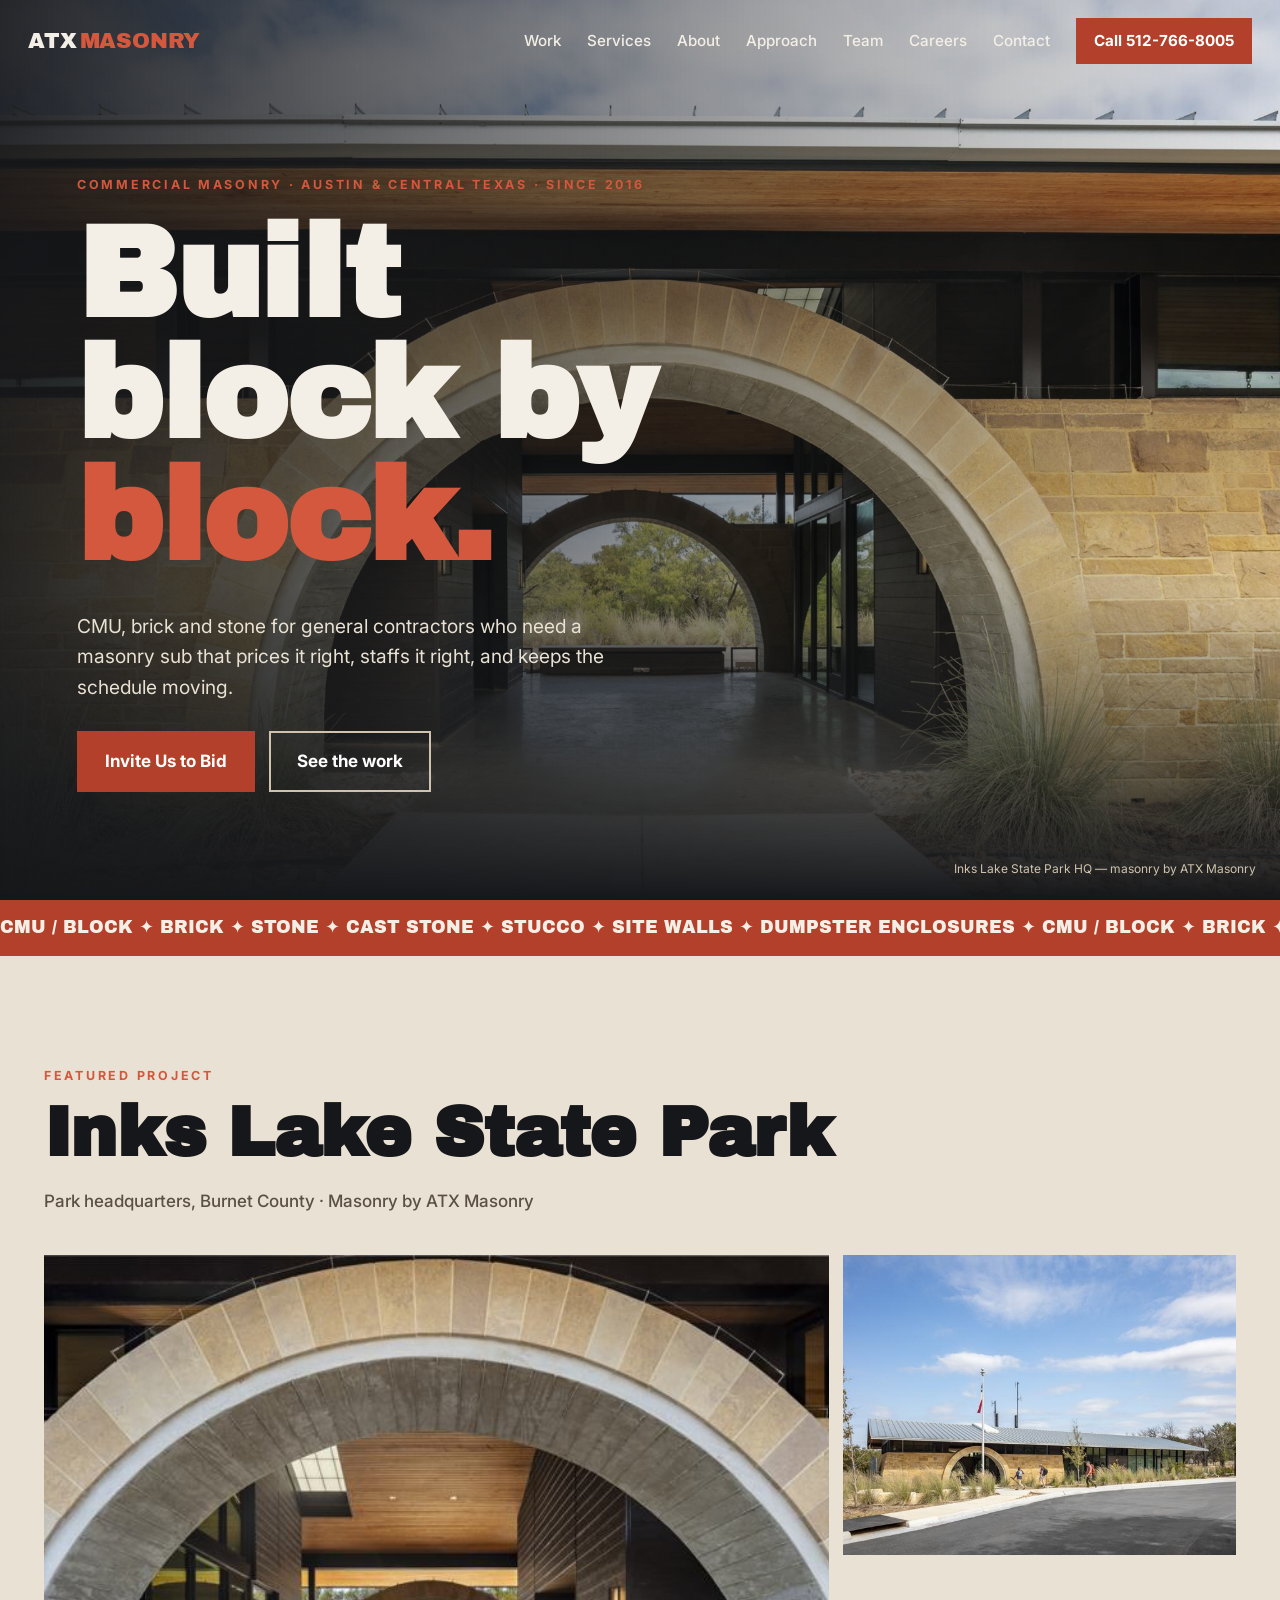
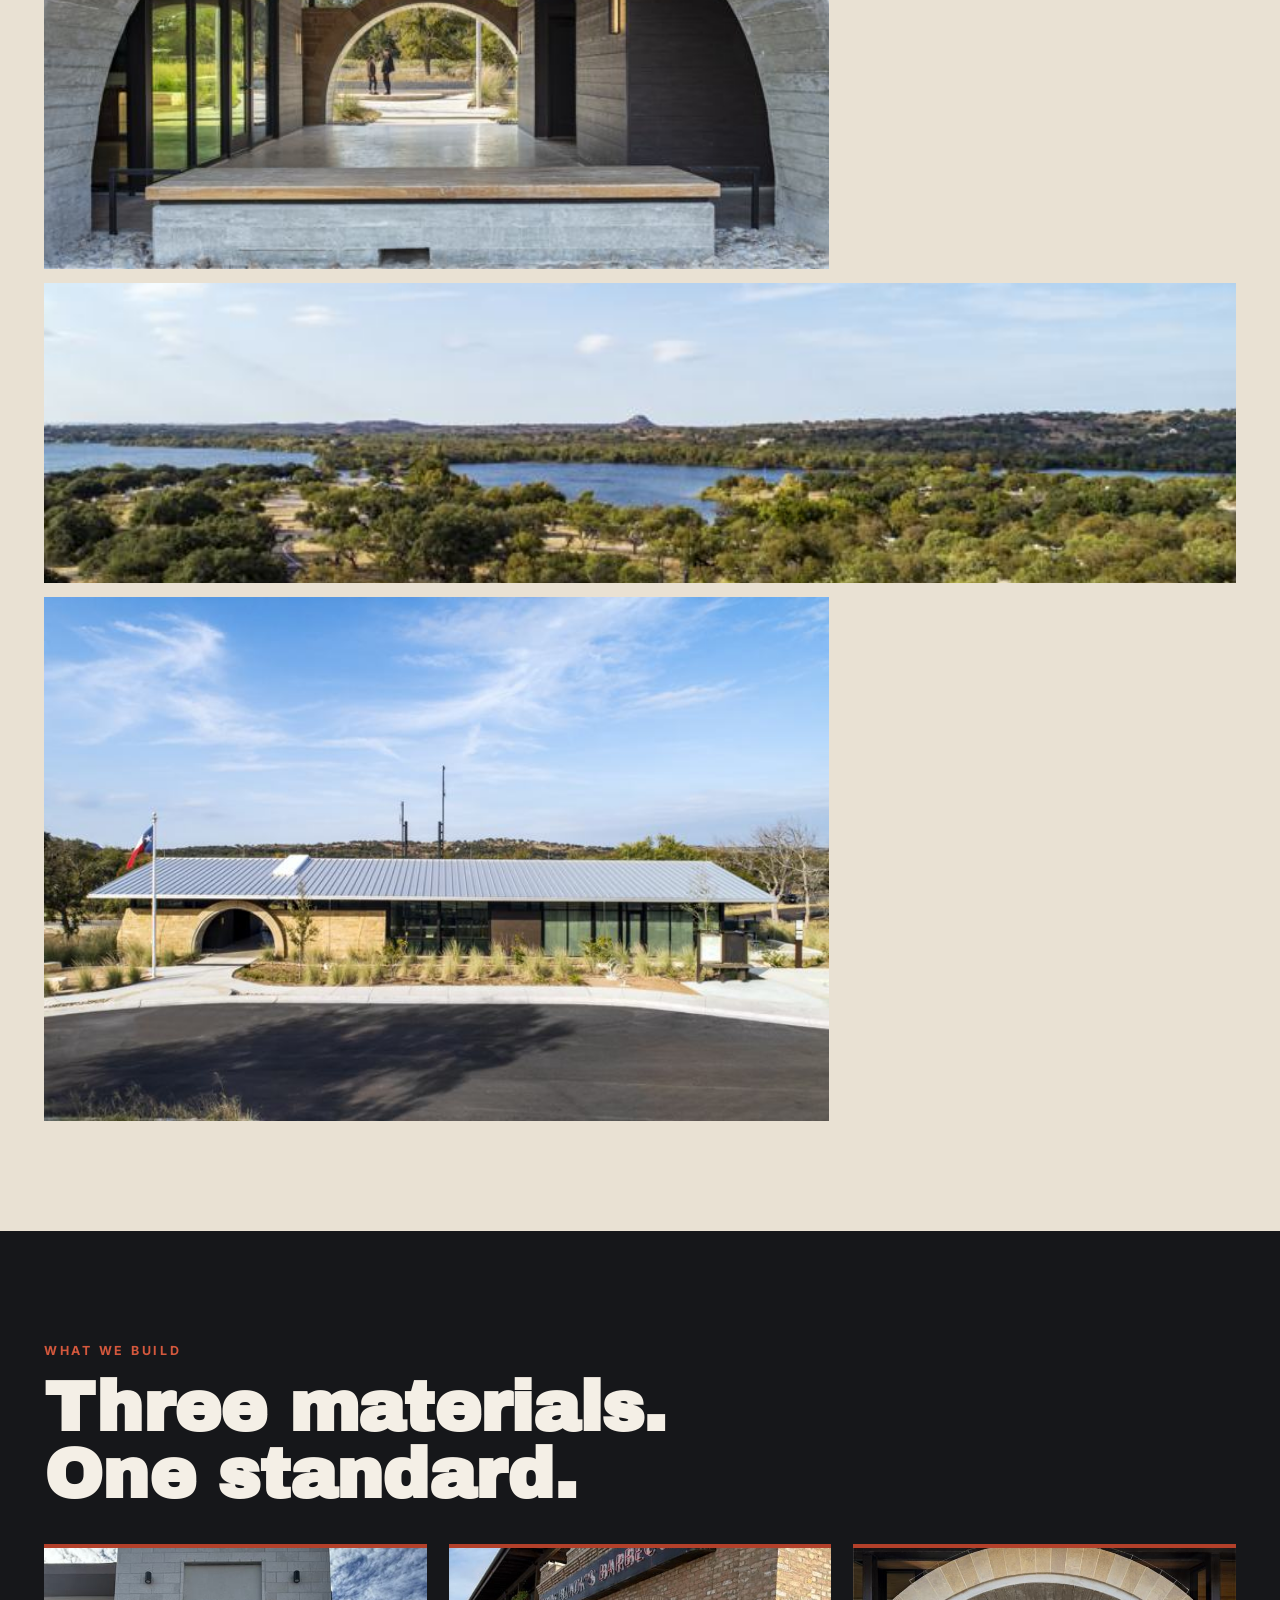
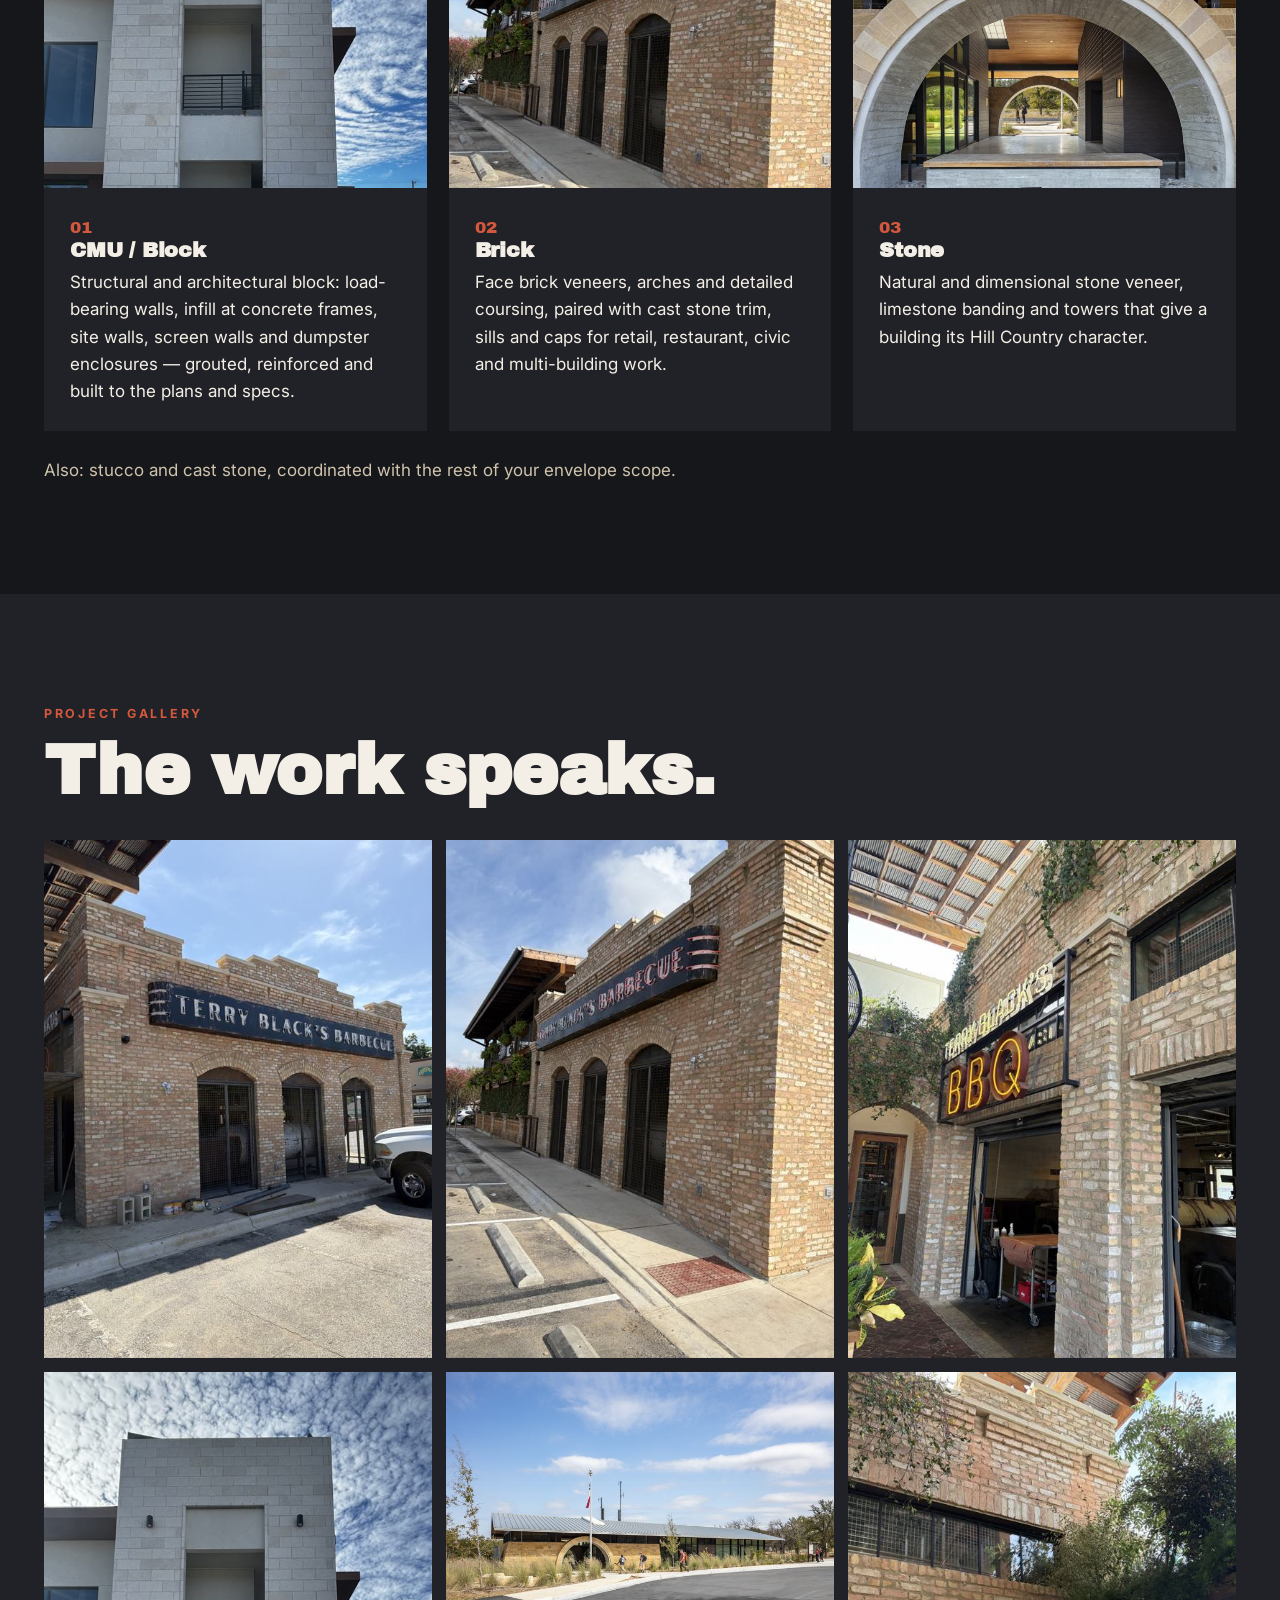
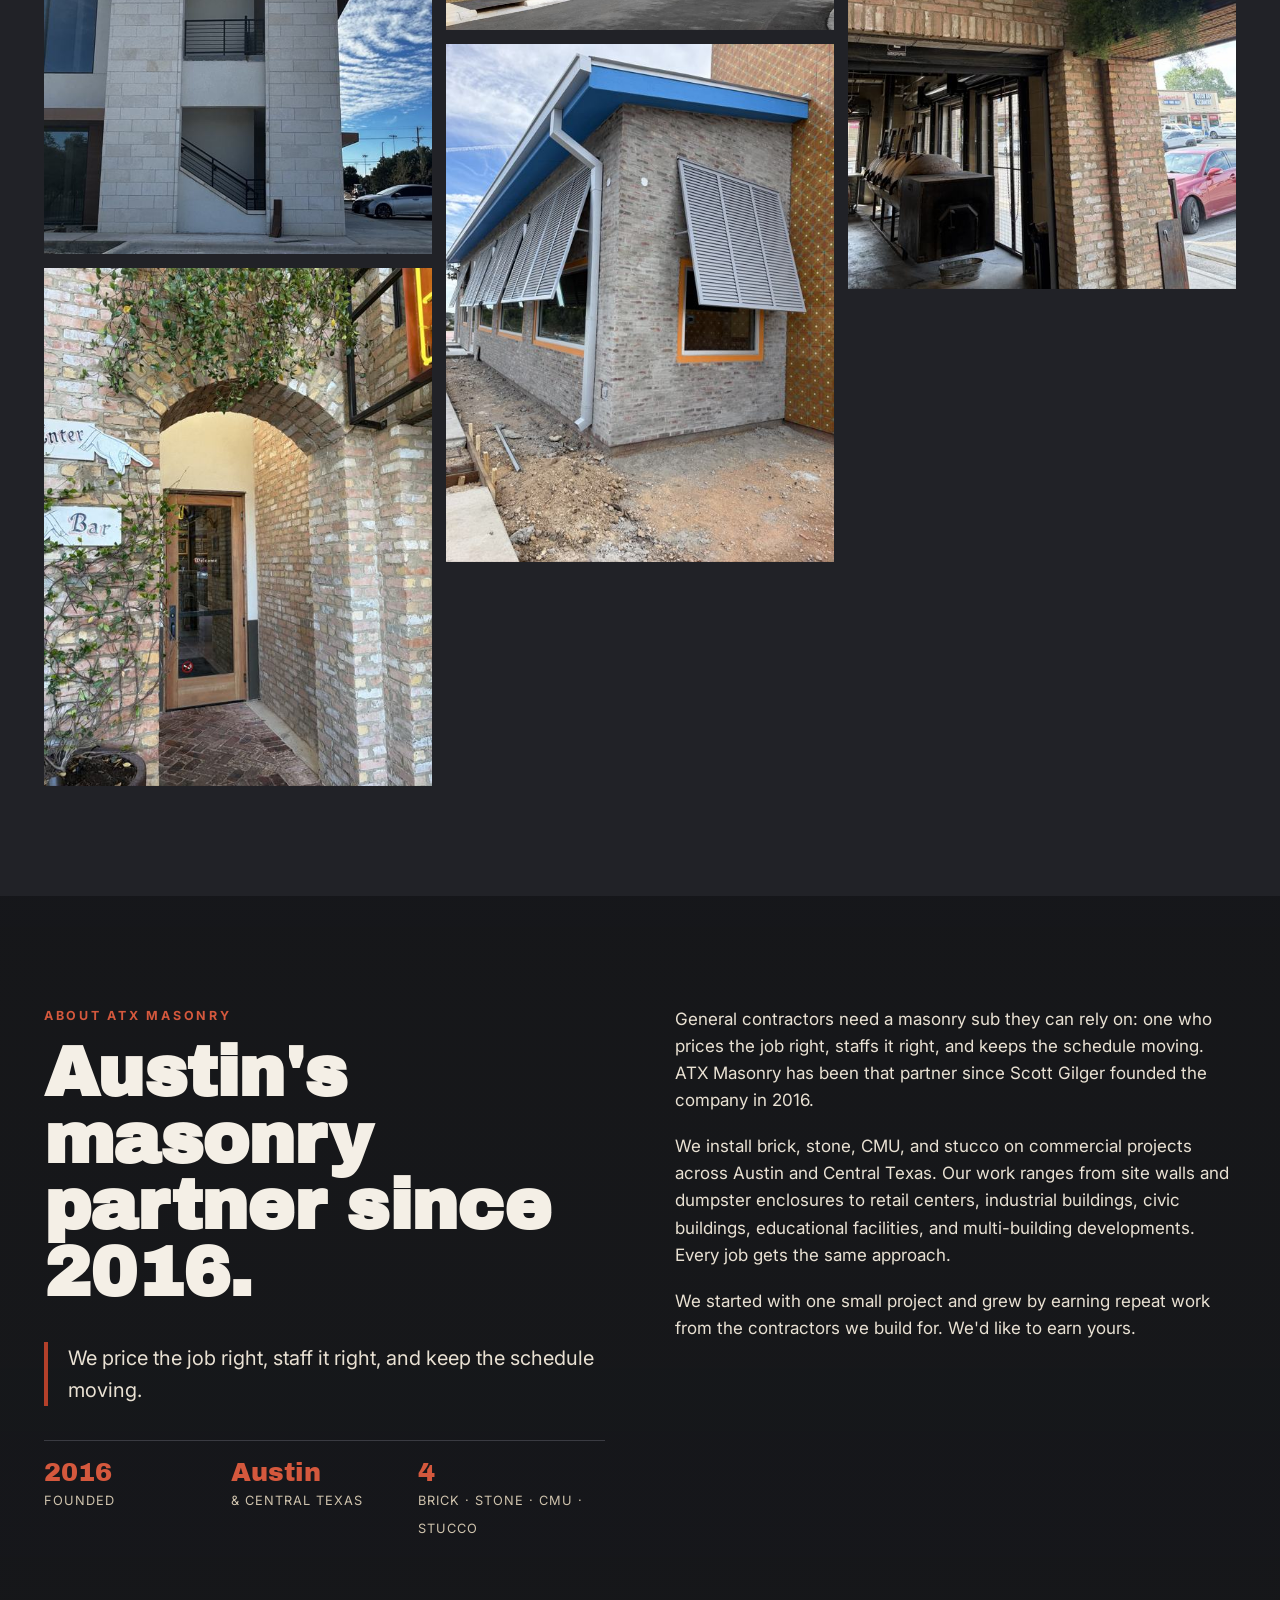
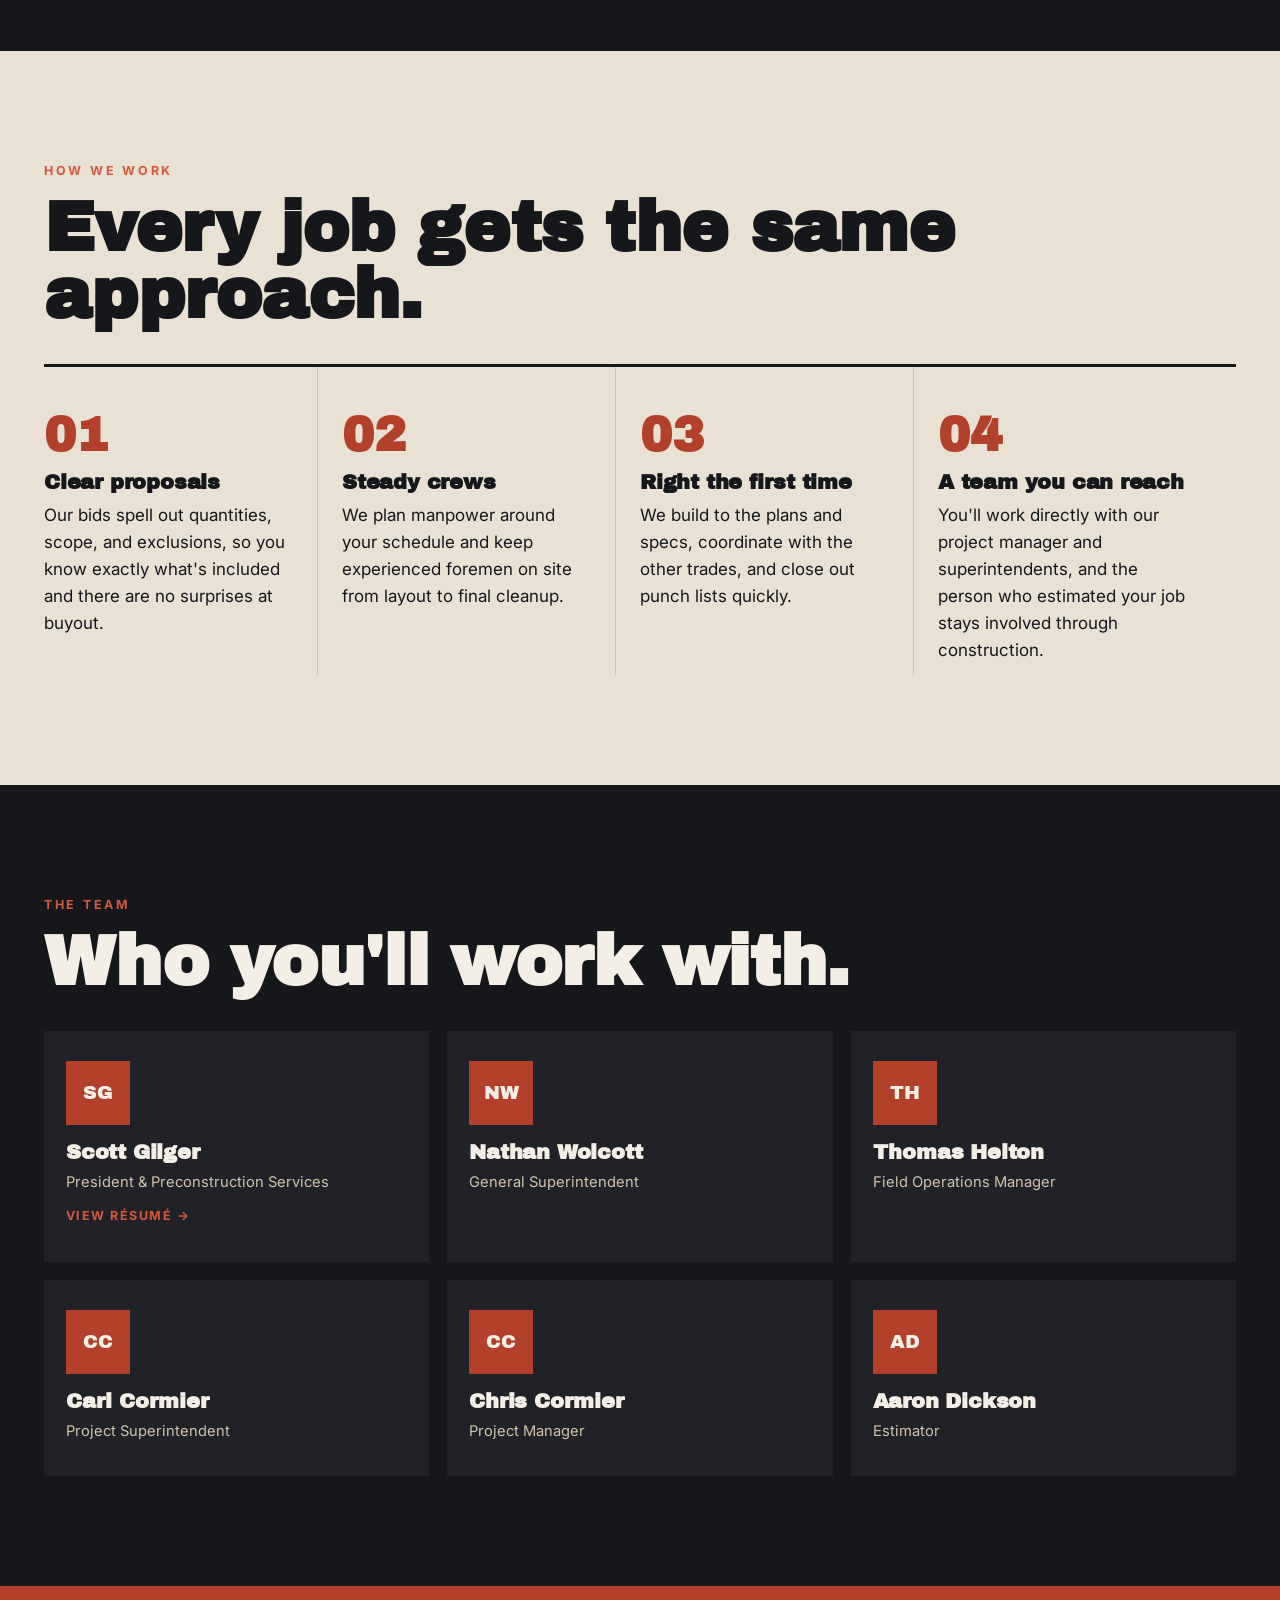
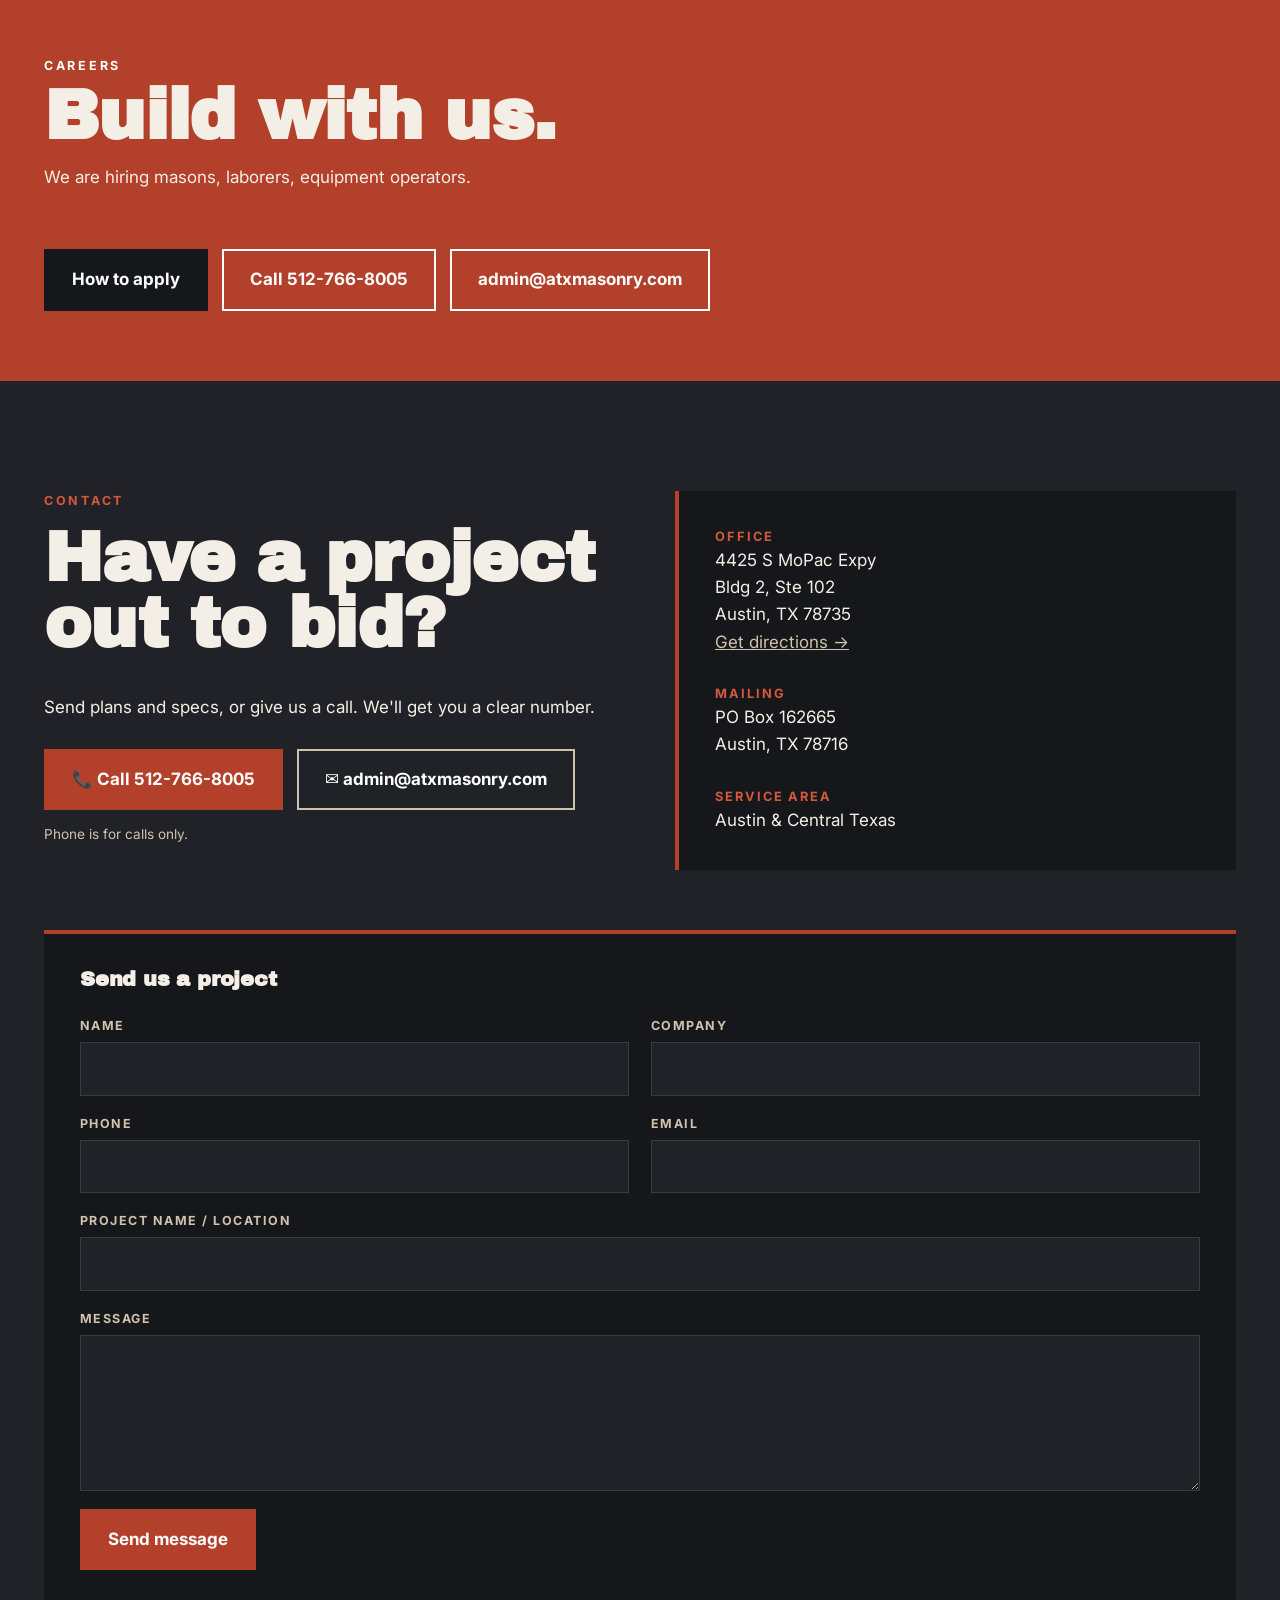
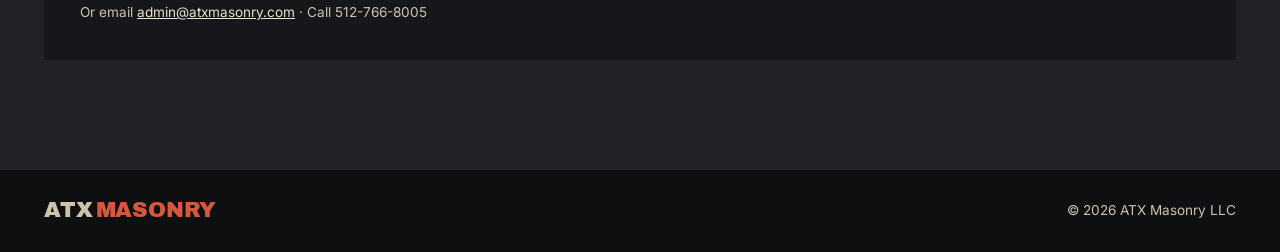
<file: index.html>
<!doctype html><html lang="en"><head><meta charset="utf-8"><meta name="viewport" content="width=device-width,initial-scale=1">
<title>ATX Masonry | Commercial Masonry Contractor, Austin TX</title>
<meta name="description" content="Commercial CMU, brick and stone masonry subcontractor serving Austin and Central Texas since 2016.">
<link rel="canonical" href="https://atxmasonry.com/"><meta property="og:url" content="https://atxmasonry.com/"><meta property="og:title" content="ATX Masonry | Commercial Masonry, Austin TX"><meta property="og:image" content="https://atxmasonry.com/img/hero.jpg"><meta property="og:type" content="website">
<link rel="preconnect" href="https://fonts.googleapis.com"><link href="https://fonts.googleapis.com/css2?family=Archivo+Black&family=Inter:wght@400;500;700&display=swap" rel="stylesheet">
<link rel="stylesheet" href="style.css"></head><body>
<header class="nav"><a href="#top" class="logo">ATX<span>MASONRY</span></a>
<button class="burger" aria-label="Menu" onclick="document.body.classList.toggle('open')"><i></i><i></i></button>
<nav><a href="#featured">Work</a><a href="#services">Services</a><a href="#about">About</a><a href="#approach">Approach</a><a href="#team">Team</a><a href="careers.html">Careers</a><a href="#contact">Contact</a><a class="btn sm" href="tel:+15127668005">Call 512-766-8005</a></nav></header>

<section id="top" class="hero"><img src="img/hero.jpg" alt="Limestone arch at Inks Lake State Park headquarters" fetchpriority="high">
<div class="hero-in"><p class="kicker">Commercial Masonry · Austin &amp; Central Texas · Since 2016</p>
<h1>Built<br>block by<br><em>block.</em></h1>
<p class="lead">CMU, brick and stone for general contractors who need a masonry sub that prices it right, staffs it right, and keeps the schedule moving.</p>
<div class="cta"><a class="btn" href="#contact">Invite Us to Bid</a><a class="btn ghost" href="#gallery">See the work</a></div></div>
<p class="cap">Inks Lake State Park HQ — masonry by ATX Masonry</p></section>

<div class="ticker"><div>CMU / BLOCK ✦ BRICK ✦ STONE ✦ CAST STONE ✦ STUCCO ✦ SITE WALLS ✦ DUMPSTER ENCLOSURES ✦ CMU / BLOCK ✦ BRICK ✦ STONE ✦ CAST STONE ✦ STUCCO ✦ SITE WALLS ✦ DUMPSTER ENCLOSURES ✦</div></div>

<section id="featured" class="featured"><div class="wrap">
<p class="kicker r">Featured project</p><h2 class="r">Inks Lake State Park</h2>
<p class="sub r">Park headquarters, Burnet County · Masonry by ATX Masonry</p>
<div class="fgrid">
<a class="lb f1 r" href="img/i1.jpg" data-cap="Inks Lake State Park — stone-banded arch breezeway"><img loading="lazy" src="img/i1-t.jpg" alt="Arch breezeway"></a>
<a class="lb f2 r" href="img/i2.jpg" data-cap="Inks Lake State Park — headquarters front elevation"><img loading="lazy" src="img/i2-t.jpg" alt="HQ front"></a>
<a class="lb f3 r" href="img/i4.jpg" data-cap="Inks Lake State Park — headquarters above the lake"><img loading="lazy" src="img/i4-t.jpg" alt="Aerial view"></a>
<a class="lb f4 r" href="img/i3.jpg" data-cap="Inks Lake State Park — entry approach"><img loading="lazy" src="img/i3-t.jpg" alt="Entry approach"></a></div></div></section>

<section id="services" class="services"><div class="wrap"><p class="kicker r">What we build</p><h2 class="r">Three materials.<br>One standard.</h2>
<div class="cards">
<article class="card r"><img loading="lazy" src="img/g8-t.jpg" alt="Block and stone tower"><div><span>01</span><h3>CMU / Block</h3><p>Structural and architectural block: load-bearing walls, infill at concrete frames, site walls, screen walls and dumpster enclosures — grouted, reinforced and built to the plans and specs.</p></div></article>
<article class="card r"><img loading="lazy" src="img/g3-t.jpg" alt="Brick arches"><div><span>02</span><h3>Brick</h3><p>Face brick veneers, arches and detailed coursing, paired with cast stone trim, sills and caps for retail, restaurant, civic and multi-building work.</p></div></article>
<article class="card r"><img loading="lazy" src="img/i1-t.jpg" alt="Stone arch"><div><span>03</span><h3>Stone</h3><p>Natural and dimensional stone veneer, limestone banding and towers that give a building its Hill Country character.</p></div></article></div>
<p class="also r">Also: stucco and cast stone, coordinated with the rest of your envelope scope.</p></div></section>

<section id="gallery" class="gallery"><div class="wrap"><p class="kicker r">Project gallery</p><h2 class="r">The work speaks.</h2>
<div class="masonry">
<a class="lb r" href="img/g1.jpg" data-cap="Terry Black's Barbecue, New Braunfels — Old Texas Brick arches"><img loading="lazy" src="img/g1-t.jpg" alt=""></a>
<a class="lb r" href="img/g8.jpg" data-cap="Limestone and block stair tower — multifamily"><img loading="lazy" src="img/g8-t.jpg" alt=""></a>
<a class="lb r" href="img/g2.jpg" data-cap="Terry Black's Barbecue, New Braunfels — arched entry"><img loading="lazy" src="img/g2-t.jpg" alt=""></a>
<a class="lb r" href="img/g3.jpg" data-cap="Terry Black's Barbecue, New Braunfels — exterior arches"><img loading="lazy" src="img/g3-t.jpg" alt=""></a>
<a class="lb r" href="img/i2.jpg" data-cap="Inks Lake State Park — masonry by ATX Masonry"><img loading="lazy" src="img/i2-t.jpg" alt=""></a>
<a class="lb r" href="img/g9.jpg" data-cap="Brick facade — restaurant"><img loading="lazy" src="img/g9-t.jpg" alt=""></a>
<a class="lb r" href="img/g11.jpg" data-cap="Terry Black's Barbecue, New Braunfels — CMU, Old Texas Brick and cast stone"><img loading="lazy" src="img/g11-t.jpg" alt=""></a>
<a class="lb r" href="img/g4.jpg" data-cap="Brick and cast stone detail"><img loading="lazy" src="img/g4-t.jpg" alt=""></a>
</div></div></section>

<section id="about" class="about"><div class="wrap two"><div class="r"><p class="kicker">About ATX Masonry</p><h2>Austin's masonry partner since 2016.</h2><p class="story">We price the job right, staff it right, and keep the schedule moving.</p><ul class="stats"><li><b>2016</b><span>Founded</span></li><li><b>Austin</b><span>&amp; Central Texas</span></li><li><b>4</b><span>Brick · Stone · CMU · Stucco</span></li></ul></div>
<div class="r copy"><p>General contractors need a masonry sub they can rely on: one who prices the job right, staffs it right, and keeps the schedule moving. ATX Masonry has been that partner since Scott Gilger founded the company in 2016.</p>
<p>We install brick, stone, CMU, and stucco on commercial projects across Austin and Central Texas. Our work ranges from site walls and dumpster enclosures to retail centers, industrial buildings, civic buildings, educational facilities, and multi-building developments. Every job gets the same approach.</p>
<p>We started with one small project and grew by earning repeat work from the contractors we build for. We'd like to earn yours.</p></div></div></section>

<section id="approach" class="approach"><div class="wrap"><p class="kicker r">How we work</p><h2 class="r">Every job gets the same approach.</h2>
<ol class="steps">
<li class="r"><b>01</b><h3>Clear proposals</h3><p>Our bids spell out quantities, scope, and exclusions, so you know exactly what's included and there are no surprises at buyout.</p></li>
<li class="r"><b>02</b><h3>Steady crews</h3><p>We plan manpower around your schedule and keep experienced foremen on site from layout to final cleanup.</p></li>
<li class="r"><b>03</b><h3>Right the first time</h3><p>We build to the plans and specs, coordinate with the other trades, and close out punch lists quickly.</p></li>
<li class="r"><b>04</b><h3>A team you can reach</h3><p>You'll work directly with our project manager and superintendents, and the person who estimated your job stays involved through construction.</p></li></ol></div></section>

<section id="team" class="team"><div class="wrap"><p class="kicker r">The team</p><h2 class="r">Who you'll work with.</h2>
<div class="people">
<div class="p r"><i>SG</i><h3>Scott Gilger</h3><p>President &amp; Preconstruction Services</p><a class="cv" href="resumes/Scott_Gilger_Resume.pdf" target="_blank" rel="noopener">View résumé →</a></div>
<div class="p r"><i>NW</i><h3>Nathan Wolcott</h3><p>General Superintendent</p></div>
<div class="p r"><i>TH</i><h3>Thomas Helton</h3><p>Field Operations Manager</p></div>
<div class="p r"><i>CC</i><h3>Carl Cormier</h3><p>Project Superintendent</p></div>
<div class="p r"><i>CC</i><h3>Chris Cormier</h3><p>Project Manager</p></div>
<div class="p r"><i>AD</i><h3>Aaron Dickson</h3><p>Estimator</p></div></div></div></section>

<section id="careers" class="careers"><div class="wrap r"><div><p class="kicker">Careers</p><h2>Build with us.</h2><p>We are hiring masons, laborers, equipment operators.</p></div>
<div class="cta"><a class="btn" href="careers.html">How to apply</a><a class="btn ghost" href="tel:+15127668005">Call 512-766-8005</a><a class="btn ghost" href="mailto:admin@atxmasonry.com">admin@atxmasonry.com</a></div></div></section>

<section id="contact" class="contact"><div class="wrap two"><div class="r"><p class="kicker">Contact</p><h2>Have a project out to bid?</h2><p>Send plans and specs, or give us a call. We'll get you a clear number.</p>
<div class="cta"><a class="btn" href="tel:+15127668005">📞 Call 512-766-8005</a><a class="btn ghost" href="mailto:admin@atxmasonry.com?subject=Bid%20invitation">✉ admin@atxmasonry.com</a></div><p class="note">Phone is for calls only.</p></div>
<div class="r info"><div><h4>Office</h4><p>4425 S MoPac Expy<br>Bldg 2, Ste 102<br>Austin, TX 78735</p><a href="https://maps.google.com/?q=4425+S+MoPac+Expy+Bldg+2+Ste+102+Austin+TX+78735">Get directions →</a></div>
<div><h4>Mailing</h4><p>PO Box 162665<br>Austin, TX 78716</p></div><div><h4>Service area</h4><p>Austin &amp; Central Texas</p></div></div></div><div class="wrap"><form class="form r" action="https://formsubmit.co/7a70fd81e9af94bd068255352b33c9df" method="POST"><h3>Send us a project</h3><input type="hidden" name="_subject" value="ATX website contact"><input type="hidden" name="_next" value="https://atxmasonry.com/thanks.html?f=contact"><input type="hidden" name="_captcha" value="false"><input type="hidden" name="_template" value="table"><input type="text" name="_honey" class="hp" tabindex="-1" autocomplete="off" aria-hidden="true">
<label>Name<input name="name" required autocomplete="name"></label><label>Company<input name="company" autocomplete="organization"></label>
<label>Phone<input name="phone" type="tel" autocomplete="tel"></label><label>Email<input name="email" type="email" required autocomplete="email"></label>
<label class="full">Project name / location<input name="project"></label><label class="full">Message<textarea name="message" rows="5" required></textarea></label>
<button class="btn" type="submit">Send message</button><p class="note">Or email <a href="mailto:admin@atxmasonry.com">admin@atxmasonry.com</a> · Call 512-766-8005</p></form></div></section>
<footer><div class="wrap"><span class="logo">ATX<span>MASONRY</span></span><span>© <script>document.write(new Date().getFullYear())</script> ATX Masonry LLC</span></div></footer>
<div id="lbx" hidden><button class="x" aria-label="Close">×</button><button class="pv" aria-label="Previous">‹</button><figure><img alt=""><figcaption></figcaption></figure><button class="nx" aria-label="Next">›</button></div>
<script src="app.js"></script></body></html>
</file>
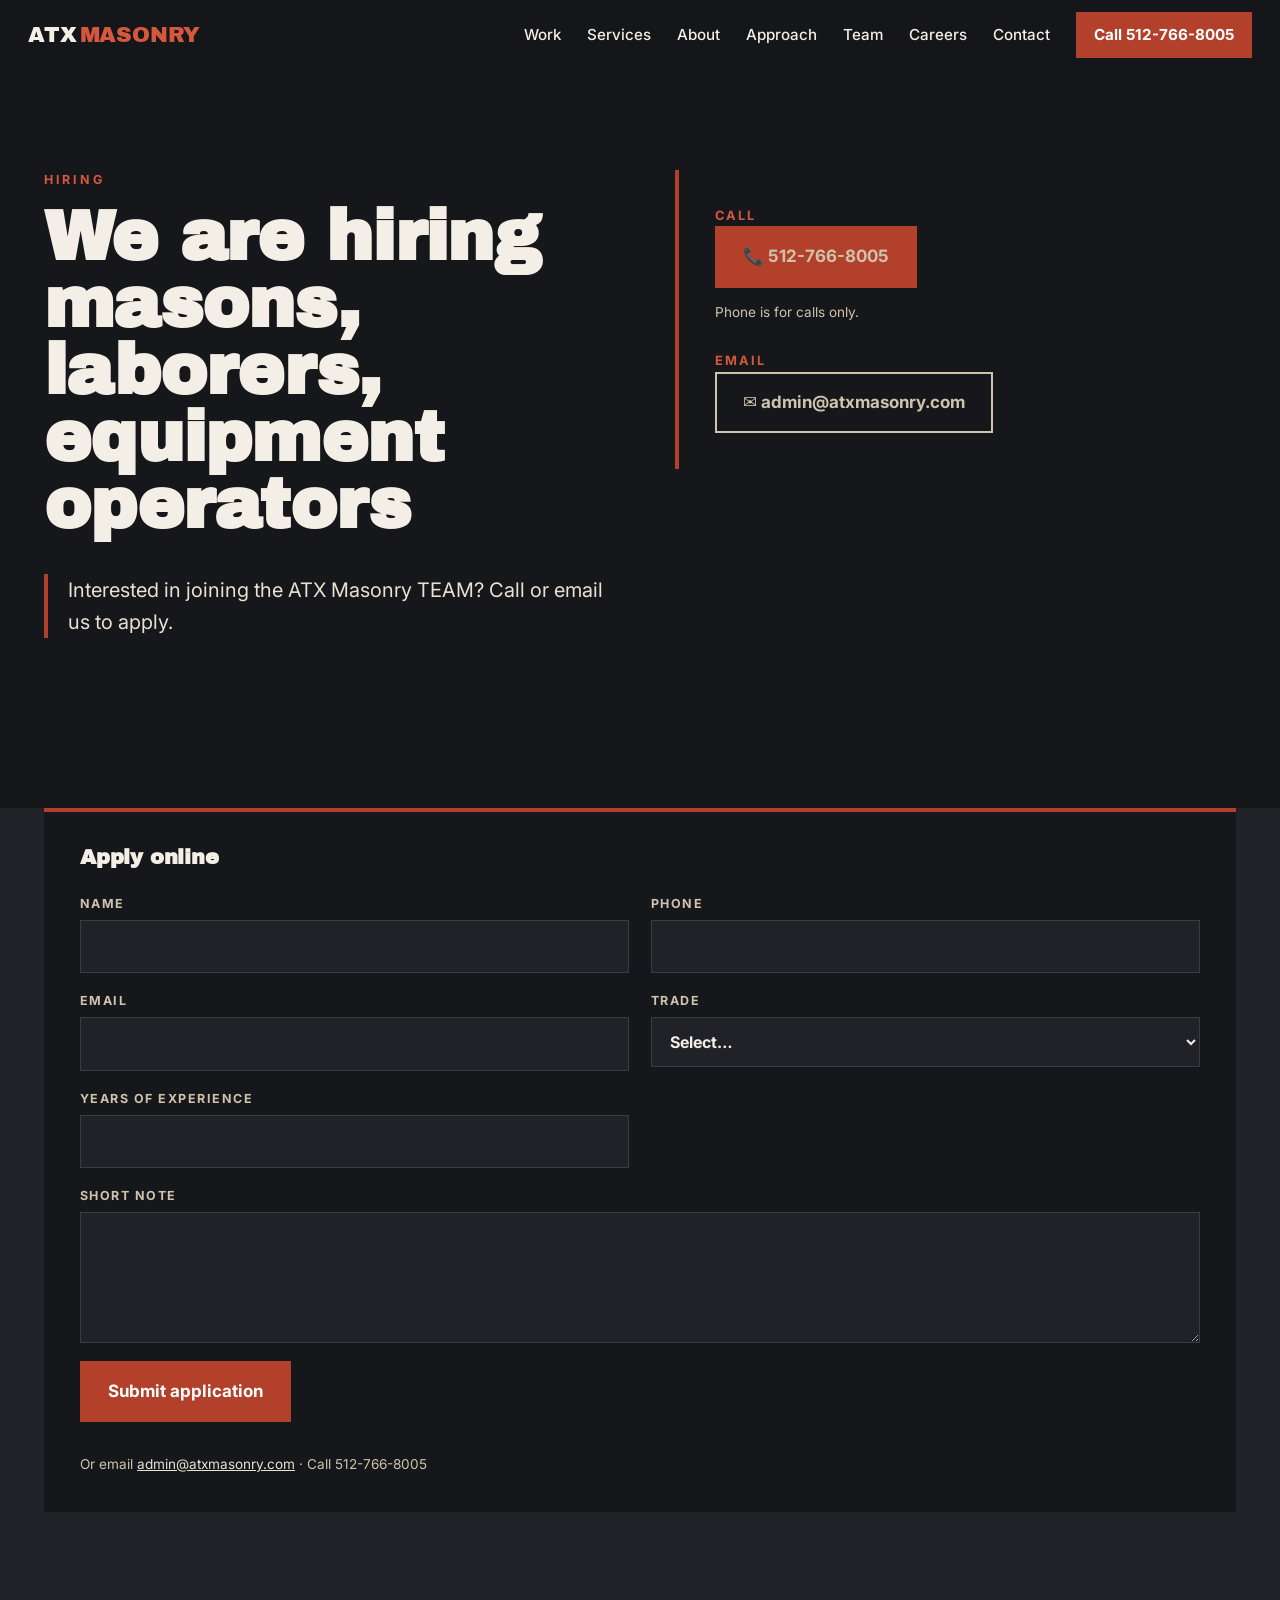
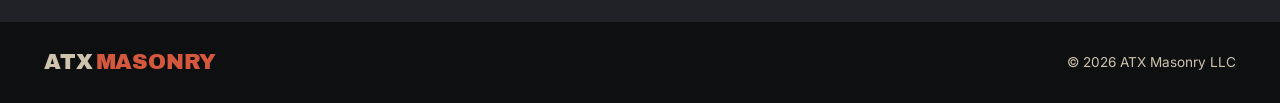
<file: careers.html>
<!doctype html><html lang="en"><head><meta charset="utf-8"><meta name="viewport" content="width=device-width,initial-scale=1">
<title>Hiring | ATX Masonry</title>
<meta name="description" content="Commercial CMU, brick and stone masonry subcontractor serving Austin and Central Texas since 2016.">
<link rel="canonical" href="https://atxmasonry.com/careers.html"><meta property="og:url" content="https://atxmasonry.com/careers.html"><meta property="og:title" content="ATX Masonry | Commercial Masonry, Austin TX"><meta property="og:image" content="https://atxmasonry.com/img/hero.jpg"><meta property="og:type" content="website">
<link rel="preconnect" href="https://fonts.googleapis.com"><link href="https://fonts.googleapis.com/css2?family=Archivo+Black&family=Inter:wght@400;500;700&display=swap" rel="stylesheet">
<link rel="stylesheet" href="style.css"></head><body>
<header class="nav solid"><a href="index.html#top" class="logo">ATX<span>MASONRY</span></a>
<button class="burger" aria-label="Menu" onclick="document.body.classList.toggle('open')"><i></i><i></i></button>
<nav><a href="index.html#featured">Work</a><a href="index.html#services">Services</a><a href="index.html#about">About</a><a href="index.html#approach">Approach</a><a href="index.html#team">Team</a><a href="careers.html">Careers</a><a href="index.html#contact">Contact</a><a class="btn sm" href="tel:+15127668005">Call 512-766-8005</a></nav></header>

<section class="careers-page" style="padding-top:170px"><div class="wrap two"><div class="r"><p class="kicker">Hiring</p><h2>We are hiring masons, laborers, equipment operators</h2>
<p class="story">Interested in joining the ATX Masonry TEAM? Call or email us to apply.</p></div>
<div class="r info"><div><h4>Call</h4><p><a class="btn" href="tel:+15127668005">📞 512-766-8005</a></p><p class="note">Phone is for calls only.</p></div>
<div><h4>Email</h4><p><a class="btn ghost" href="mailto:admin@atxmasonry.com?subject=Application">✉ admin@atxmasonry.com</a></p></div></div></div></section>
<section class="contact" style="padding-top:0"><div class="wrap"><form class="form r in" action="https://formsubmit.co/7a70fd81e9af94bd068255352b33c9df" method="POST"><h3>Apply online</h3><input type="hidden" name="_subject" value="ATX website job application"><input type="hidden" name="_next" value="https://atxmasonry.com/thanks.html?f=apply"><input type="hidden" name="_captcha" value="false"><input type="hidden" name="_template" value="table"><input type="text" name="_honey" class="hp" tabindex="-1" autocomplete="off" aria-hidden="true">
<label>Name<input name="name" required autocomplete="name"></label><label>Phone<input name="phone" type="tel" required autocomplete="tel"></label>
<label>Email<input name="email" type="email" autocomplete="email"></label><label>Trade<select name="trade" required><option value="">Select…</option><option>Mason</option><option>Mason tender</option><option>Operator</option><option>Other</option></select></label>
<label>Years of experience<input name="years_experience" type="number" min="0" max="60"></label><label class="full">Short note<textarea name="note" rows="4"></textarea></label>
<button class="btn" type="submit">Submit application</button><p class="note">Or email <a href="mailto:admin@atxmasonry.com">admin@atxmasonry.com</a> · Call 512-766-8005</p></form></div></section>
<footer><div class="wrap"><span class="logo">ATX<span>MASONRY</span></span><span>© <script>document.write(new Date().getFullYear())</script> ATX Masonry LLC</span></div></footer>
<script>document.querySelectorAll(".r").forEach(e=>e.classList.add("in"))</script></body></html>
</file>
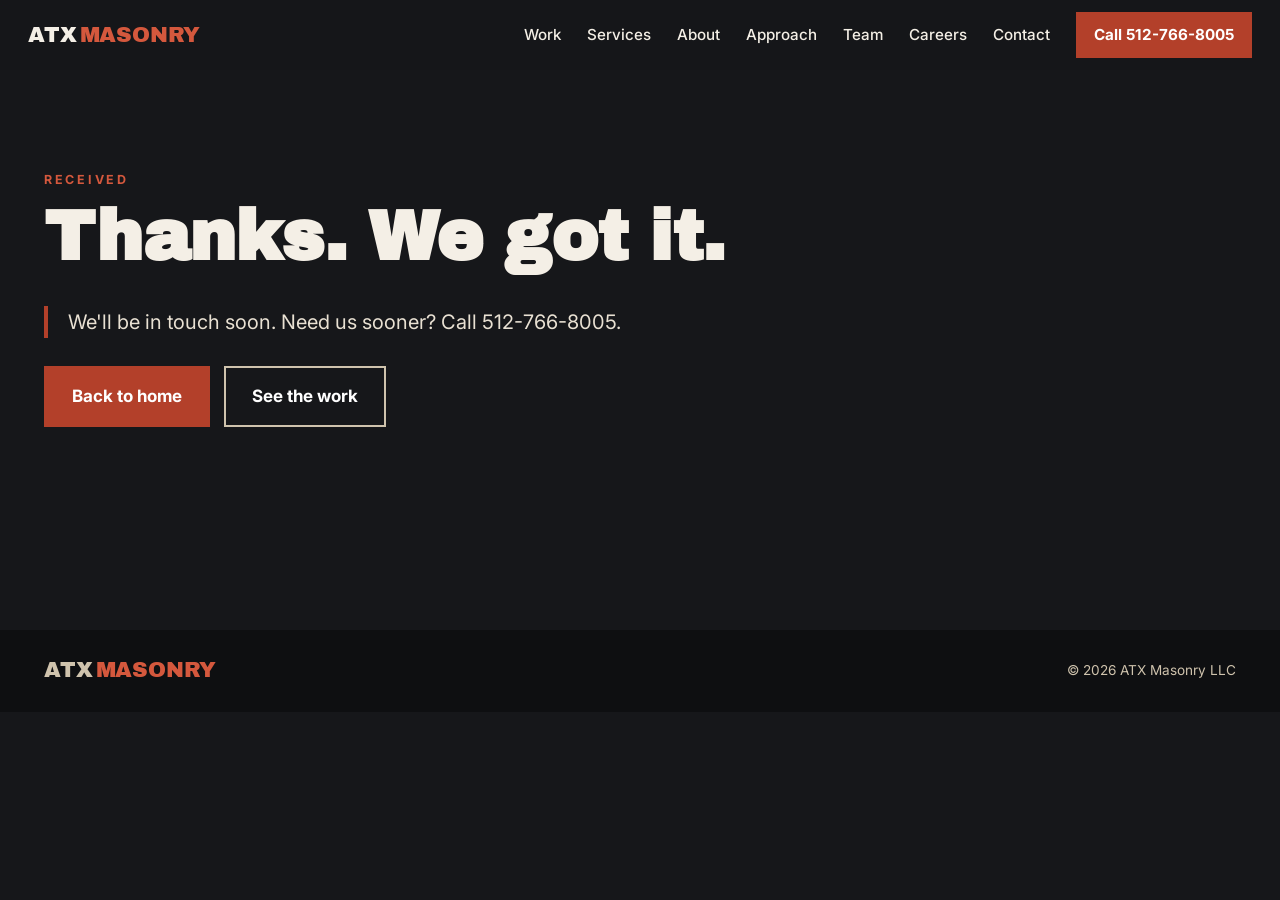
<file: thanks.html>
<!doctype html><html lang="en"><head><meta charset="utf-8"><meta name="viewport" content="width=device-width,initial-scale=1">
<title>Thank you | ATX Masonry</title>
<meta name="description" content="Commercial CMU, brick and stone masonry subcontractor serving Austin and Central Texas since 2016.">
<link rel="canonical" href="https://atxmasonry.com/thanks.html"><meta property="og:url" content="https://atxmasonry.com/thanks.html"><meta property="og:title" content="ATX Masonry | Commercial Masonry, Austin TX"><meta property="og:image" content="https://atxmasonry.com/img/hero.jpg"><meta property="og:type" content="website">
<link rel="preconnect" href="https://fonts.googleapis.com"><link href="https://fonts.googleapis.com/css2?family=Archivo+Black&family=Inter:wght@400;500;700&display=swap" rel="stylesheet">
<link rel="stylesheet" href="style.css"></head><body>
<header class="nav solid"><a href="index.html#top" class="logo">ATX<span>MASONRY</span></a>
<button class="burger" aria-label="Menu" onclick="document.body.classList.toggle('open')"><i></i><i></i></button>
<nav><a href="index.html#featured">Work</a><a href="index.html#services">Services</a><a href="index.html#about">About</a><a href="index.html#approach">Approach</a><a href="index.html#team">Team</a><a href="careers.html">Careers</a><a href="index.html#contact">Contact</a><a class="btn sm" href="tel:+15127668005">Call 512-766-8005</a></nav></header>

<section style="padding-top:170px;min-height:70vh"><div class="wrap"><p class="kicker">Received</p><h2>Thanks. We got it.</h2><p class="story">We'll be in touch soon. Need us sooner? Call 512-766-8005.</p><div class="cta"><a class="btn" href="index.html">Back to home</a><a class="btn ghost" href="index.html#gallery">See the work</a></div></div></section>
<footer><div class="wrap"><span class="logo">ATX<span>MASONRY</span></span><span>© <script>document.write(new Date().getFullYear())</script> ATX Masonry LLC</span></div></footer>
</body></html>
</file>
<file: style.css>
:root{--ch:#16171a;--ch2:#212227;--ls:#e9e1d3;--ls2:#cfc3ad;--br:#b3402a;--br2:#d4583d;--tx:#f4efe6}
*{box-sizing:border-box;margin:0;padding:0}html{scroll-behavior:smooth}
body{font:17px/1.6 Inter,system-ui,sans-serif;background:var(--ch);color:var(--tx);overflow-x:hidden}
img{display:block;width:100%;height:100%;object-fit:cover}a{color:inherit}
h1,h2,h3,.logo{font-family:"Archivo Black",Impact,sans-serif;line-height:.95;letter-spacing:-.01em}
h2{font-size:clamp(2.2rem,5.5vw,4.5rem);margin:.2em 0 .5em}h3{font-size:1.3rem;margin-bottom:.4em}
.wrap{max-width:1240px;margin:auto;padding:0 24px}section{padding:110px 0}
.kicker{text-transform:uppercase;letter-spacing:.22em;font-size:.78rem;font-weight:700;color:var(--br2)}
.nav{position:fixed;inset:0 0 auto;z-index:50;display:flex;justify-content:space-between;align-items:center;padding:18px 28px;transition:.3s}
.nav.solid{background:rgba(22,23,26,.92);backdrop-filter:blur(10px);padding:12px 28px}
.logo{text-decoration:none;font-size:1.35rem}.logo span{color:var(--br2);margin-left:.15em}
nav{display:flex;gap:26px;align-items:center}nav a{text-decoration:none;font-weight:500;font-size:.95rem}nav a:not(.btn):hover{color:var(--br2)}
.burger{display:none;background:none;border:0;width:34px}.burger i{display:block;height:2px;background:#fff;margin:7px 0}
.btn{display:inline-block;background:var(--br);color:#fff;text-decoration:none;font-weight:700;padding:15px 26px;border:2px solid var(--br);transition:.2s}
.btn:hover{background:var(--br2);border-color:var(--br2);transform:translateY(-2px)}.btn.ghost{background:transparent;border-color:var(--ls2)}.btn.ghost:hover{background:var(--ls);color:var(--ch)}.btn.sm{padding:9px 16px}
.cta{display:flex;flex-wrap:wrap;gap:14px;margin-top:28px}
.hero{position:relative;height:100vh;min-height:640px;display:flex;align-items:flex-end;padding:0}
.hero>img{position:absolute;inset:0;animation:kb 18s ease-out forwards}
.hero:after{content:"";position:absolute;inset:0;background:linear-gradient(90deg,rgba(22,23,26,.92),rgba(22,23,26,.35) 65%,rgba(22,23,26,.1)),linear-gradient(0deg,var(--ch),transparent 35%)}
@keyframes kb{from{transform:scale(1.12)}to{transform:scale(1)}}
.hero-in{position:relative;z-index:2;padding:0 6vw 12vh;max-width:900px}
h1{font-size:clamp(3.4rem,10vw,8.5rem);margin:.15em 0 .25em}h1 em{font-style:normal;color:var(--br2)}
.lead{font-size:1.2rem;max-width:560px;color:var(--ls)}.cap{position:absolute;z-index:2;right:24px;bottom:22px;font-size:.75rem;color:var(--ls2)}
.ticker{background:var(--br);overflow:hidden;white-space:nowrap;font-family:"Archivo Black";padding:14px 0;font-size:1.1rem}
.ticker div{display:inline-block;animation:tk 40s linear infinite}@keyframes tk{to{transform:translateX(-50%)}}
.featured{background:var(--ls);color:var(--ch)}.sub{font-weight:500;margin:-14px 0 40px;color:#5a5144}
.fgrid{display:grid;grid-template-columns:2fr 1fr;grid-template-rows:300px 300px 300px;gap:14px}
.f1{grid-row:span 2}.f3{grid-column:span 2}.fgrid a,.masonry a{overflow:hidden;position:relative;display:block}
.fgrid img,.masonry img,.card img{transition:transform .7s}.fgrid a:hover img,.masonry a:hover img{transform:scale(1.06)}
.services{background:var(--ch)}.cards{display:grid;grid-template-columns:repeat(3,1fr);gap:22px}
.card{background:var(--ch2);border-top:4px solid var(--br)}.card img{height:240px}.card>div{padding:26px}.card span{font-family:"Archivo Black";color:var(--br2)}
.card:hover img{transform:scale(1.04)}.card{overflow:hidden}.also{margin-top:26px;color:var(--ls2)}
.gallery{background:var(--ch2)}.masonry{columns:3 300px;column-gap:14px}.masonry a{margin-bottom:14px;break-inside:avoid}.masonry img{height:auto}
.masonry a:after,.fgrid a:after{content:attr(data-cap);position:absolute;left:0;right:0;bottom:0;padding:30px 16px 12px;font-size:.85rem;background:linear-gradient(transparent,rgba(0,0,0,.8));color:#fff;opacity:0;transition:.3s}
.masonry a:hover:after,.fgrid a:hover:after{opacity:1}
.about{background:linear-gradient(rgba(22,23,26,.9),rgba(22,23,26,.95)),url(img/g4-t.jpg) center/cover fixed}
.two{display:grid;grid-template-columns:1fr 1fr;gap:70px;align-items:start}.story{font-size:1.25rem;color:var(--ls);border-left:4px solid var(--br);padding-left:20px}.copy p{margin-bottom:1.1em;color:var(--ls)}
.approach{background:var(--ls);color:var(--ch)}.steps{list-style:none;display:grid;grid-template-columns:repeat(4,1fr);gap:0;border-top:3px solid var(--ch)}
.steps li{padding:30px 24px 10px 0;border-right:1px solid var(--ls2);margin-right:24px}.steps li:last-child{border:0}.steps b{font-family:"Archivo Black";font-size:3rem;color:var(--br)}
.team{background:var(--ch)}.people{display:grid;grid-template-columns:repeat(3,1fr);gap:18px}
.p{background:var(--ch2);padding:30px 22px;border-bottom:3px solid transparent;transition:.3s}.p:hover{border-color:var(--br);transform:translateY(-4px)}
.p i{display:grid;place-items:center;width:64px;height:64px;background:var(--br);font:1.2rem "Archivo Black";font-style:normal;margin-bottom:18px}.p p{color:var(--ls2);font-size:.92rem}
.careers{background:var(--br);padding:70px 0}.careers .wrap{display:flex;justify-content:space-between;align-items:center;gap:30px;flex-wrap:wrap}.careers .kicker{color:#fff}.careers h2{margin:.1em 0 .2em}
.careers .btn{background:var(--ch);border-color:var(--ch)}.careers .btn.ghost{background:transparent;border-color:#fff}
.contact{background:var(--ch2)}.info{display:grid;gap:28px;background:var(--ch);padding:36px;border-left:4px solid var(--br)}.info h4{text-transform:uppercase;letter-spacing:.15em;font-size:.8rem;color:var(--br2)}.info a{color:var(--ls2)}.note{font-size:.85rem;color:var(--ls2);margin-top:14px}
footer{padding:30px 0;background:#0e0f11;font-size:.85rem;color:var(--ls2)}footer .wrap{display:flex;justify-content:space-between;flex-wrap:wrap;gap:10px}
.r{opacity:0;transform:translateY(40px);transition:opacity .8s,transform .8s}.r.in{opacity:1;transform:none}
#lbx{position:fixed;inset:0;z-index:99;background:rgba(10,10,12,.95);display:flex;align-items:center;justify-content:center}#lbx[hidden]{display:none}
#lbx figure{max-width:90vw}#lbx img{max-height:82vh;width:auto;max-width:90vw;object-fit:contain;margin:auto}#lbx figcaption{text-align:center;margin-top:12px;color:var(--ls)}
#lbx button{position:absolute;background:none;border:0;color:#fff;font-size:3rem;cursor:pointer;padding:10px 20px}.x{top:10px;right:10px}.pv{left:10px}.nx{right:10px}
@media(max-width:900px){section{padding:80px 0}.burger{display:block;z-index:3}
nav{position:fixed;inset:0;background:var(--ch);flex-direction:column;justify-content:center;font-size:1.4rem;transform:translateX(100%);transition:.3s}.open nav{transform:none}
.cards,.two,.steps{grid-template-columns:1fr}.two{gap:30px}.steps li{border:0;margin:0}.people{grid-template-columns:1fr 1fr}
.fgrid{grid-template-columns:1fr;grid-template-rows:none}.fgrid a{height:260px}.f1,.f3{grid-row:auto;grid-column:auto}.about{background-attachment:scroll}}
@media(prefers-reduced-motion:reduce){*{animation:none!important;transition:none!important}.r{opacity:1;transform:none}}
.form{margin-top:60px;background:var(--ch);border-top:4px solid var(--br);padding:36px;display:grid;grid-template-columns:1fr 1fr;gap:18px 22px}
.form h3,.form .full,.form .note,.form button{grid-column:1/-1}.form button{justify-self:start;cursor:pointer;font:inherit;font-weight:700}
.form label{display:flex;flex-direction:column;gap:6px;font-size:.78rem;font-weight:700;letter-spacing:.12em;text-transform:uppercase;color:var(--ls2)}
.form input,.form select,.form textarea{font:inherit;font-size:1rem;color:var(--tx);background:var(--ch2);border:1px solid #3a3b42;padding:13px 14px;border-radius:0;text-transform:none;letter-spacing:0}
.form input:focus,.form select:focus,.form textarea:focus{outline:2px solid var(--br2);border-color:transparent}.form .note a{color:var(--ls)}
.hp{position:absolute!important;left:-9999px;height:0;width:0;opacity:0}
@media(max-width:700px){.form{grid-template-columns:1fr;padding:24px}}

.about h2{margin:.2em 0 .5em}.stats{list-style:none;display:grid;grid-template-columns:repeat(3,1fr);margin-top:34px;border-top:1px solid #3a3b42}.stats li{padding:18px 14px 0 0}.stats b{display:block;font:1.6rem "Archivo Black";color:var(--br2)}.stats span{font-size:.8rem;letter-spacing:.08em;text-transform:uppercase;color:var(--ls2)}
@media(max-width:600px){.stats{grid-template-columns:1fr 1fr}.stats li:last-child{grid-column:1/-1}}
.p .cv{display:inline-block;margin-top:12px;font-size:.78rem;font-weight:700;letter-spacing:.12em;text-transform:uppercase;color:var(--br2);text-decoration:none;border-bottom:1px solid transparent}.p .cv:hover{border-color:var(--br2)}
</file>
